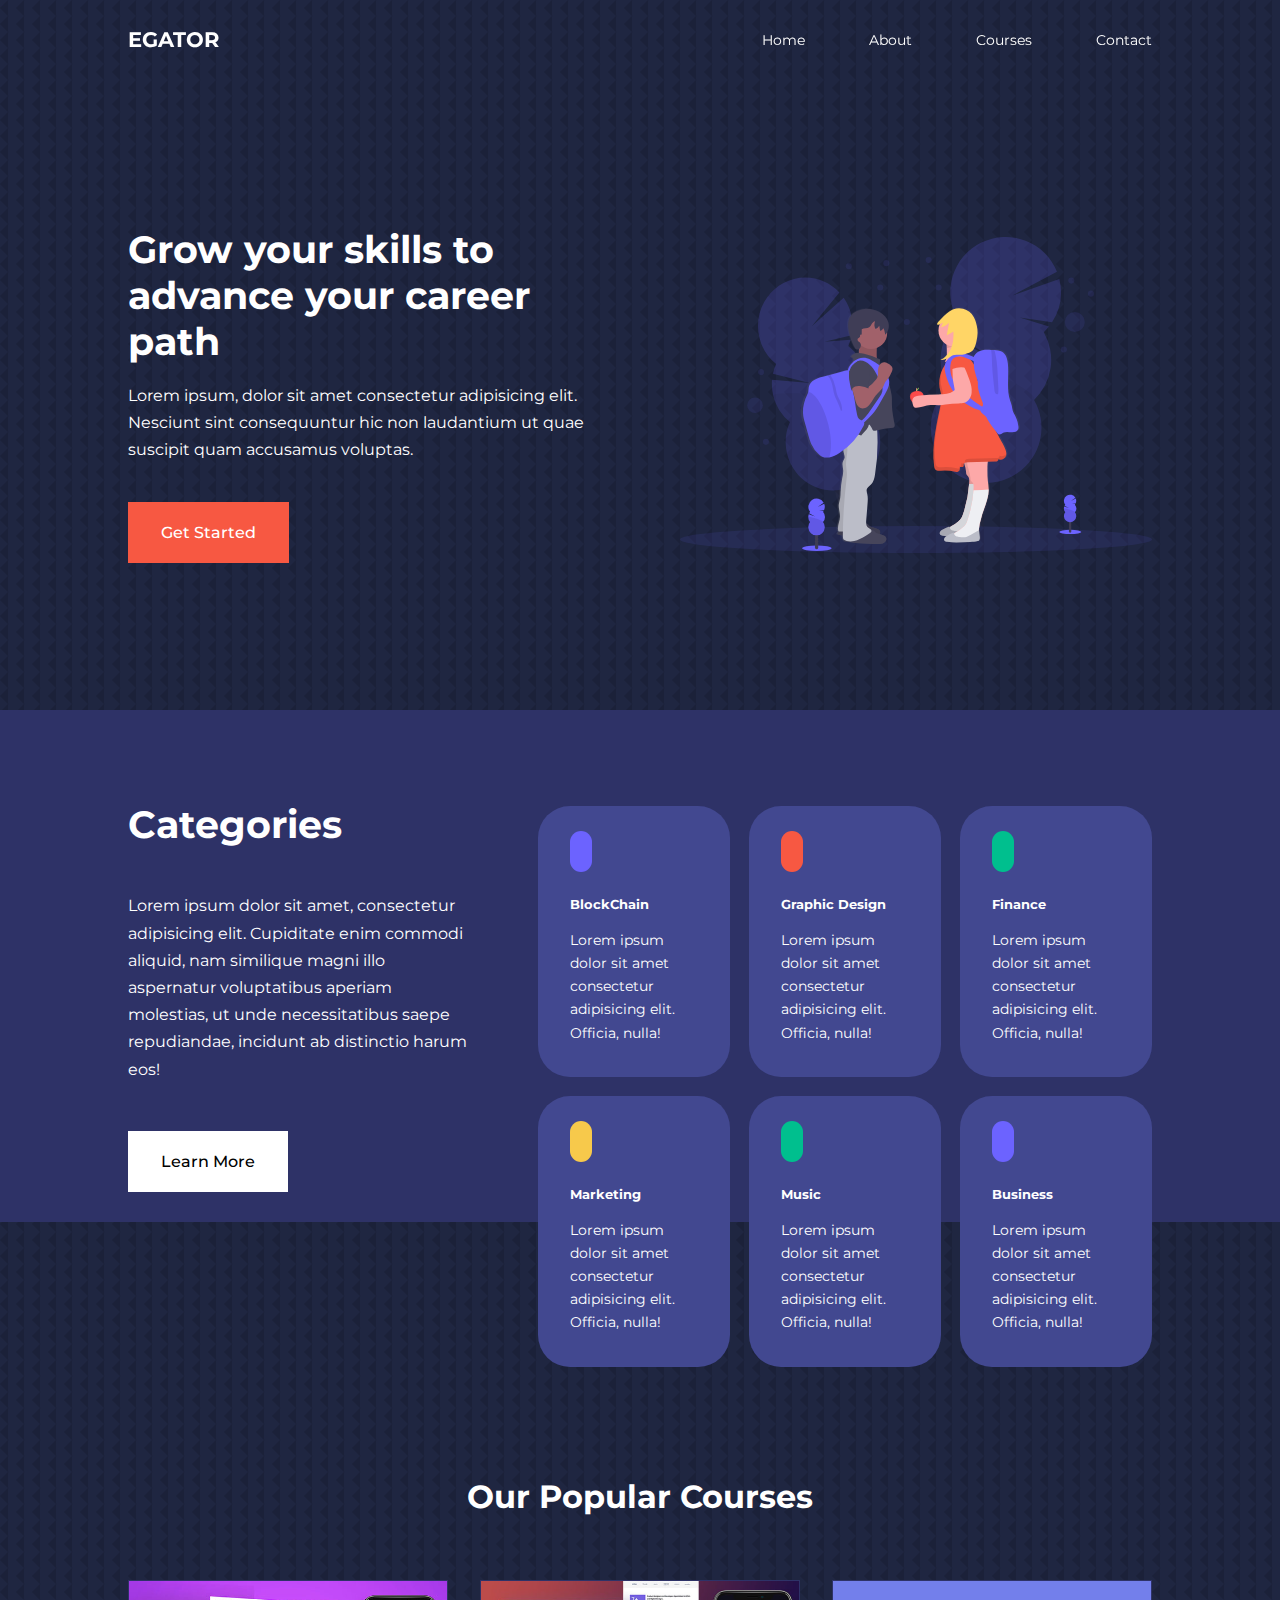
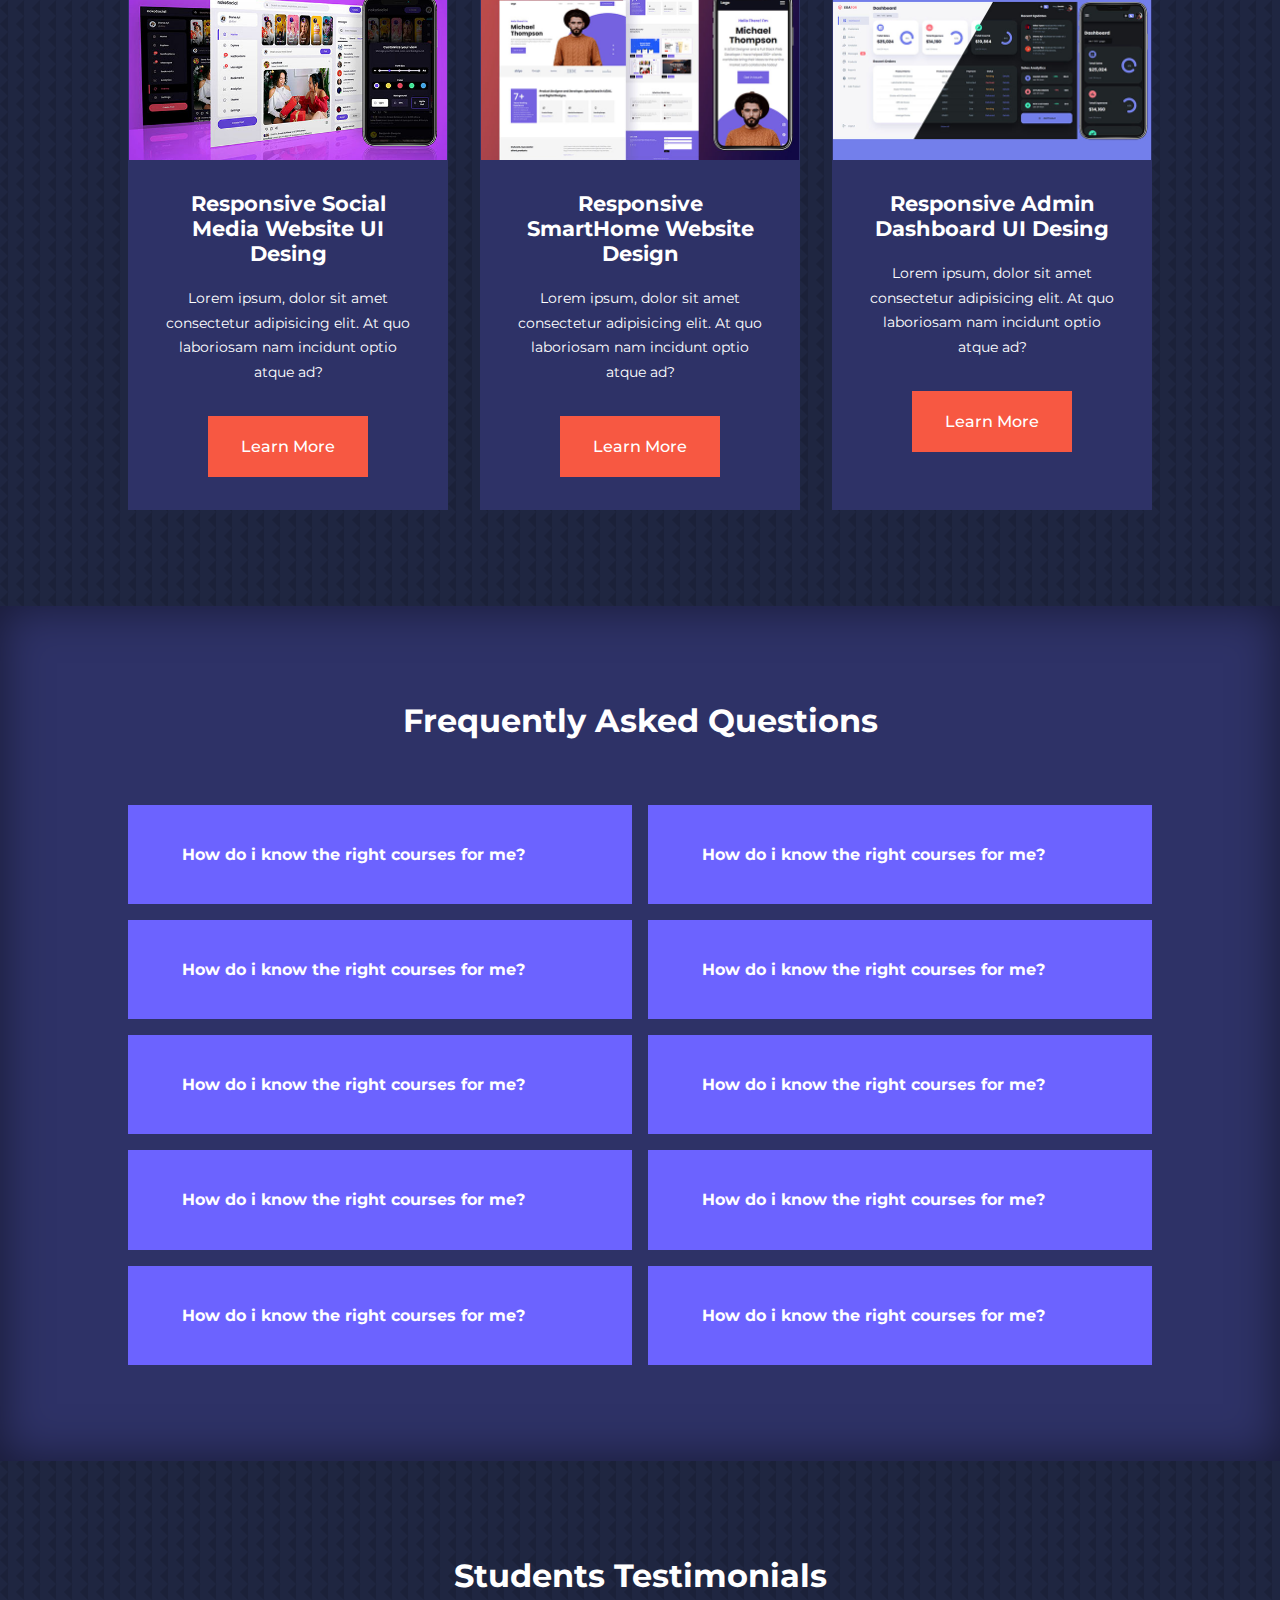
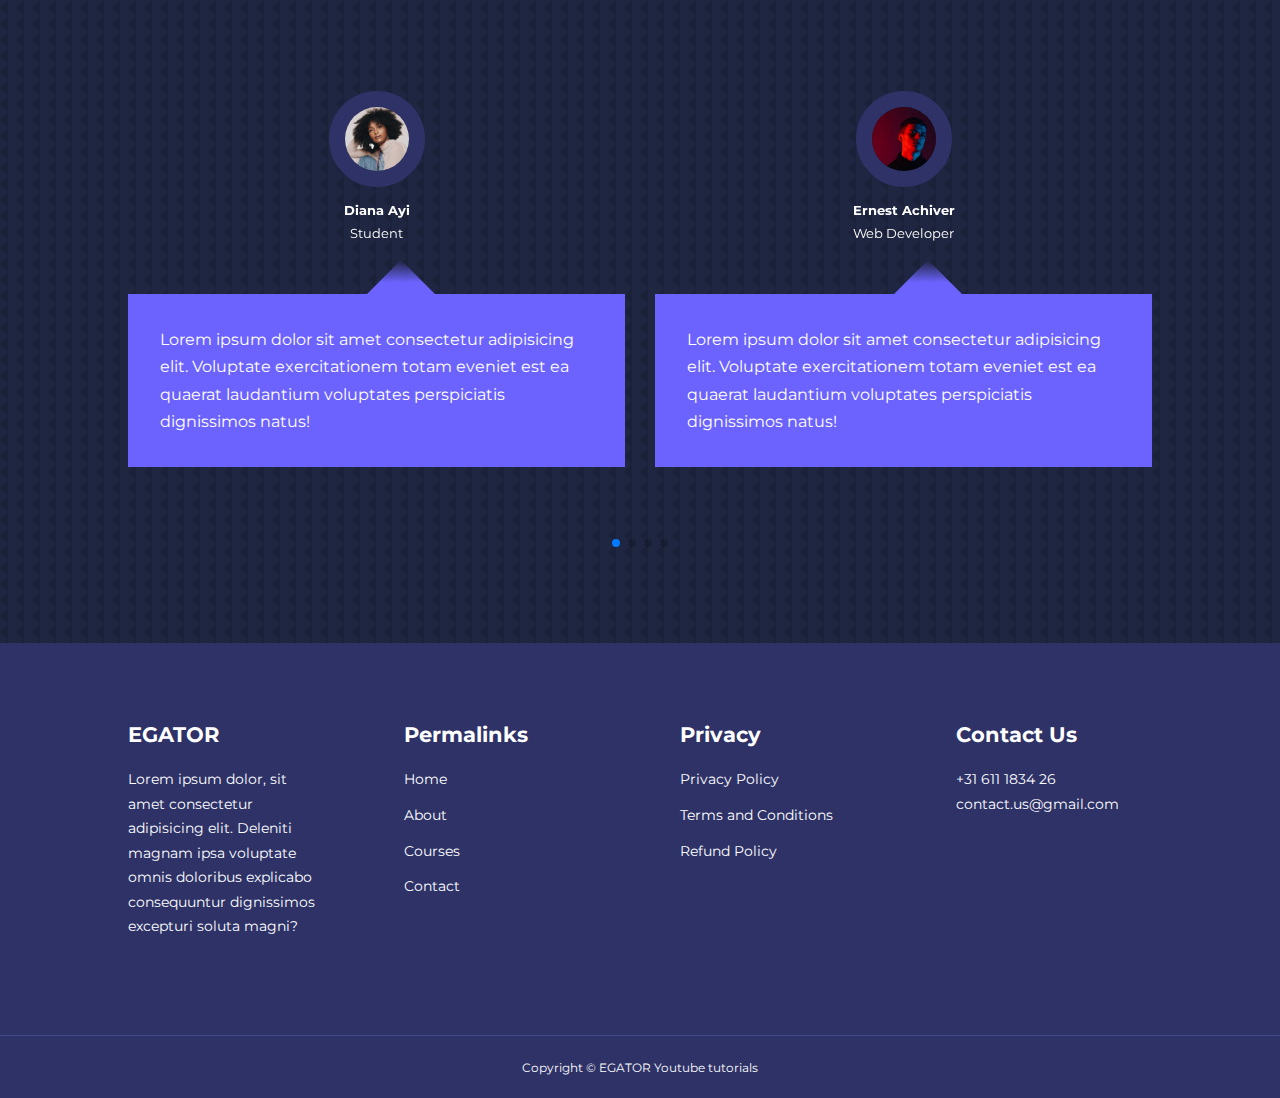
<file: index.html>
<!DOCTYPE html>
<html lang="en">

<head>
    <meta charset="UTF-8">
    <meta name="viewport" content="width=device-width, initial-scale=1.0">
    <title>Responsive Multupage Education Website Using HTML, CSS & JavaSCript</title>

    <!--FontAwesome cdn-->
    <link rel="stylesheet" href="https://cdnjs.cloudflare.com/ajax/libs/font-awesome/6.4.2/css/all.min.css"
        integrity="sha512-z3gLpd7yknf1YoNbCzqRKc4qyor8gaKU1qmn+CShxbuBusANI9QpRohGBreCFkKxLhei6S9CQXFEbbKuqLg0DA=="
        crossorigin="anonymous" referrerpolicy="no-referrer" />
    <link rel="stylesheet" href="./css/stile.css">

    <!--Google Fontsr Montserrat-->
    <link rel="preconnect" href="https://fonts.googleapis.com">
    <link rel="preconnect" href="https://fonts.gstatic.com" crossorigin>
    <link href="https://fonts.googleapis.com/css2?family=Montserrat:wght@300;400;500;600;700&display=swap"
        rel="stylesheet">
    <!--Swipper js-->
    <link rel="stylesheet" href="https://cdn.jsdelivr.net/npm/swiper@11/swiper-bundle.min.css" />
<style>
    body {
        background-image: url(images/bg-texture.png);
    }
</style>

</head>

<body>
    <!--NavBar-->
    <nav>
        <div class="container nav-container">
            <a href="#">
                <h4>EGATOR</h4>
            </a>
            <ul class="nav-menu">
                <li><a href="index.html">Home</a></li>
                <li><a href="about.html">About</a></li>
                <li><a href="courses.html">Courses</a></li>
                <li><a href="contact.html">Contact</a></li>
            </ul>
            <button id="open-menu-btn"> <i class="fa-solid fa-bars" style="color: #6c63ff;"></i></button>
            <button id="close-menu-btn"><i class="fa-solid fa-xmark" style="color: #6c63ff;"></i> </button>
        </div>
    </nav>
    <!--ENd Of NavBar-->

    <!-- Header-->
    <header>
        <div class="container header-container">
            <div class="header-left">
                <h1> Grow your skills to advance your career path</h1>
                <p>Lorem ipsum, dolor sit amet consectetur adipisicing elit. Nesciunt sint consequuntur hic non
                    laudantium ut quae suscipit quam accusamus voluptas.
                </p>
                <a href="courses.html" class="btn btn-primary"> Get Started</a>
            </div>
            <div class="header-right">
                <div class="header-right-img">
                    <img src="images/header.svg" alt="">
                </div>
            </div>
        </div>
    </header>
    <!--ENd Of Header-->

    <!--Categories-->

    <section class="categories">
        <div class="container categories-container">
            <div class="categories-left">
                <h1>Categories</h1>
                <p>Lorem ipsum dolor sit amet, consectetur adipisicing elit. Cupiditate enim commodi aliquid, nam
                    similique magni illo aspernatur voluptatibus aperiam molestias, ut unde necessitatibus saepe
                    repudiandae, incidunt ab distinctio harum eos!</p>
                <a href="#" class="btn"> Learn More</a>
            </div>

            <div class="categories-right">
                <article class="category">
                    <span class="category-icon"><i class="fa-brands fa-bitcoin"></i></span>
                    <h5>BlockChain</h5>
                    <p>Lorem ipsum dolor sit amet consectetur adipisicing elit. Officia, nulla!</p>
                </article>

                <article class="category">
                    <span class="category-icon"><i class="fa-solid fa-palette"></i></span>
                    <h5>Graphic Design</h5>
                    <p>Lorem ipsum dolor sit amet consectetur adipisicing elit. Officia, nulla!</p>
                </article>

                <article class="category">
                    <span class="category-icon"><i class="fa-solid fa-coins"></i></span>
                    <h5>Finance</h5>
                    <p>Lorem ipsum dolor sit amet consectetur adipisicing elit. Officia, nulla!</p>
                </article>

                <article class="category">
                    <span class="category-icon"><i class="fa-solid fa-chart-simple"></i></span>
                    <h5>Marketing</h5>
                    <p>Lorem ipsum dolor sit amet consectetur adipisicing elit. Officia, nulla!</p>
                </article>

                <article class="category">
                    <span class="category-icon"><i class="fa-solid fa-music"></i></span>
                    <h5>Music</h5>
                    <p>Lorem ipsum dolor sit amet consectetur adipisicing elit. Officia, nulla!</p>
                </article>

                <article class="category">
                    <span class="category-icon"><i class="fa-solid fa-business-time"></i></span>
                    <h5>Business</h5>
                    <p>Lorem ipsum dolor sit amet consectetur adipisicing elit. Officia, nulla!</p>
                </article>


            </div>
        </div>
    </section>
    <!--End Of Categories-->

    <section class="courses">
        <h2> Our Popular Courses</h2>
        <div class="container courses-container">
            <article class="course">
                <div class="course-img">
                    <img src="images/course1.jpg" alt="">
                </div>
                <div class="course-info">
                    <h4>Responsive Social Media Website UI Desing</h4>
                    <p> Lorem ipsum, dolor sit amet consectetur adipisicing elit. At quo laboriosam nam incidunt optio
                        atque
                        ad?</p>
                    <a href="courses.html" class="btn btn-primary">Learn More</a>
                </div>
            </article>
            <article class="course">
                <div class="course-img">
                    <img src="images/course2.jpg" alt="">
                </div>
                <div class="course-info">
                    <h4>Responsive SmartHome Website Design</h4>
                    <p> Lorem ipsum, dolor sit amet consectetur adipisicing elit. At quo laboriosam nam incidunt optio
                        atque
                        ad?</p>
                    <a href="courses.html" class="btn btn-primary">Learn More</a>
                </div>
            </article>
            <article class="course">
                <div class="course-img">
                    <img src="images/course3.jpg" alt="">
                </div>
                <div class="course-info">
                    <h4>Responsive Admin Dashboard UI Desing</h4>
                    <p> Lorem ipsum, dolor sit amet consectetur adipisicing elit. At quo laboriosam nam incidunt optio
                        atque
                        ad?</p>
                    <a href="courses.html" class="btn btn-primary">Learn More</a>
                </div>

            </article>
        </div>
    </section>
    <!--End Of the Courses-->

    <section class="faqs">
        <h2>Frequently Asked Questions</h2>
        <div class="container faqs-container">
            <article class="faq ">
                <div class="faq-icon"><i class="fa-solid fa-plus"></i></div>
                <div class="question-answer">
                    <h4> How do i know the right courses for me?</h4>
                    <p>Lorem ipsum dolor, sit amet consectetur adipisicing elit. Natus rerum similique id esse pariatur
                        veniam ad autem commodi eum quidem, aspernatur cupiditate! Libero dolores obcaecati amet dolore
                        assumenda veritatis cupiditate.</p>
                </div>
            </article>

            <article class="faq ">
                <div class="faq-icon"><i class="fa-solid fa-plus"></i></div>
                <div class="question-answer">
                    <h4> How do i know the right courses for me?</h4>
                    <p>Lorem ipsum dolor, sit amet consectetur adipisicing elit. Natus rerum similique id esse pariatur
                        veniam ad autem commodi eum quidem, aspernatur cupiditate! Libero dolores obcaecati amet dolore
                        assumenda veritatis cupiditate.</p>
                </div>
            </article>
            <article class="faq">
                <div class="faq-icon"><i class="fa-solid fa-plus"></i></div>
                <div class="question-answer">
                    <h4> How do i know the right courses for me?</h4>
                    <p>Lorem ipsum dolor, sit amet consectetur adipisicing elit. Natus rerum similique id esse pariatur
                        veniam ad autem commodi eum quidem, aspernatur cupiditate! Libero dolores obcaecati amet dolore
                        assumenda veritatis cupiditate.</p>
                </div>
            </article>
            <article class="faq">
                <div class="faq-icon"><i class="fa-solid fa-plus"></i></div>
                <div class="question-answer">
                    <h4> How do i know the right courses for me?</h4>
                    <p>Lorem ipsum dolor, sit amet consectetur adipisicing elit. Natus rerum similique id esse pariatur
                        veniam ad autem commodi eum quidem, aspernatur cupiditate! Libero dolores obcaecati amet dolore
                        assumenda veritatis cupiditate.</p>
                </div>
            </article>
            <article class="faq">
                <div class="faq-icon"><i class="fa-solid fa-plus"></i></div>
                <div class="question-answer">
                    <h4> How do i know the right courses for me?</h4>
                    <p>Lorem ipsum dolor, sit amet consectetur adipisicing elit. Natus rerum similique id esse pariatur
                        veniam ad autem commodi eum quidem, aspernatur cupiditate! Libero dolores obcaecati amet dolore
                        assumenda veritatis cupiditate.</p>
                </div>
            </article>
            <article class="faq">
                <div class="faq-icon"><i class="fa-solid fa-plus"></i></div>
                <div class="question-answer">
                    <h4> How do i know the right courses for me?</h4>
                    <p>Lorem ipsum dolor, sit amet consectetur adipisicing elit. Natus rerum similique id esse pariatur
                        veniam ad autem commodi eum quidem, aspernatur cupiditate! Libero dolores obcaecati amet dolore
                        assumenda veritatis cupiditate.</p>
                </div>
            </article>
            <article class="faq">
                <div class="faq-icon"><i class="fa-solid fa-plus"></i></div>
                <div class="question-answer">
                    <h4> How do i know the right courses for me?</h4>
                    <p>Lorem ipsum dolor, sit amet consectetur adipisicing elit. Natus rerum similique id esse pariatur
                        veniam ad autem commodi eum quidem, aspernatur cupiditate! Libero dolores obcaecati amet dolore
                        assumenda veritatis cupiditate.</p>
                </div>
            </article>
            <article class="faq">
                <div class="faq-icon"><i class="fa-solid fa-plus"></i></div>
                <div class="question-answer">
                    <h4> How do i know the right courses for me?</h4>
                    <p>Lorem ipsum dolor, sit amet consectetur adipisicing elit. Natus rerum similique id esse pariatur
                        veniam ad autem commodi eum quidem, aspernatur cupiditate! Libero dolores obcaecati amet dolore
                        assumenda veritatis cupiditate.</p>
                </div>
            </article>
            <article class="faq">
                <div class="faq-icon"><i class="fa-solid fa-plus"></i></div>
                <div class="question-answer">
                    <h4> How do i know the right courses for me?</h4>
                    <p>Lorem ipsum dolor, sit amet consectetur adipisicing elit. Natus rerum similique id esse pariatur
                        veniam ad autem commodi eum quidem, aspernatur cupiditate! Libero dolores obcaecati amet dolore
                        assumenda veritatis cupiditate.</p>
                </div>
            </article>
            <article class="faq">
                <div class="faq-icon"><i class="fa-solid fa-plus"></i></div>
                <div class="question-answer">
                    <h4> How do i know the right courses for me?</h4>
                    <p>Lorem ipsum dolor, sit amet consectetur adipisicing elit. Natus rerum similique id esse pariatur
                        veniam ad autem commodi eum quidem, aspernatur cupiditate! Libero dolores obcaecati amet dolore
                        assumenda veritatis cupiditate.</p>
                </div>
            </article>
        </div>
    </section>
    <!--End Of the FAQS-->

    <!--Testimonials-->
    <section class="container testimonials-container mySwiper">
        <h2>Students Testimonials</h2>
        <div class="swiper-wrapper">
            <article class="testimonial swiper-slide ">
                <div class="avatar">
                    <img src="images/avatar1.jpg" alt="">
                </div>
                <div class="testimonial-info">
                    <h5>Diana Ayi</h5>
                    <small>Student</small>
                </div>
                <div class="testimonial-body">
                    <p>Lorem ipsum dolor sit amet consectetur adipisicing elit. Voluptate exercitationem totam eveniet
                        est ea quaerat laudantium voluptates perspiciatis dignissimos natus!</p>
                </div>
            </article>
            <article class="testimonial swiper-slide">
                <div class="avatar">
                    <img src="images/avatar2.jpg" alt="">
                </div>
                <div class="testimonial-info">
                    <h5>Ernest Achiver</h5>
                    <small>Web Developer</small>
                </div>
                <div class="testimonial-body">
                    <p>Lorem ipsum dolor sit amet consectetur adipisicing elit. Voluptate exercitationem totam eveniet
                        est ea quaerat laudantium voluptates perspiciatis dignissimos natus!</p>
                </div>
            </article>
            <article class="testimonial swiper-slide">
                <div class="avatar">
                    <img src="images/avatar3.jpg" alt="">
                </div>
                <div class="testimonial-info">
                    <h5>Edem Quist</h5>
                    <small>Student</small>
                </div>
                <div class="testimonial-body">
                    <p>Lorem ipsum dolor sit amet consectetur adipisicing elit. Voluptate exercitationem totam eveniet
                        est ea quaerat laudantium voluptates perspiciatis dignissimos natus!</p>
                </div>
            </article>
            <article class="testimonial swiper-slide">
                <div class="avatar">
                    <img src="images/avatar4.jpg" alt="">
                </div>
                <div class="testimonial-info">
                    <h5>Hajjia Bintu</h5>
                    <small>Student</small>
                </div>
                <div class="testimonial-body">
                    <p>Lorem ipsum dolor sit amet consectetur adipisicing elit. Voluptate exercitationem totam eveniet
                        est ea quaerat laudantium voluptates perspiciatis dignissimos natus!</p>
                </div>
            </article>
            <article class="testimonial swiper-slide">
                <div class="avatar">
                    <img src="images/avatar5.jpg" alt="">
                </div>
                <div class="testimonial-info">
                    <h5>Jane Doe</h5>
                    <small>Student</small>
                </div>
                <div class="testimonial-body">
                    <p>Lorem ipsum dolor sit amet consectetur adipisicing elit. Voluptate exercitationem totam eveniet
                        est ea quaerat laudantium voluptates perspiciatis dignissimos natus!</p>
                </div>
            </article>
        </div>
        <div class="swiper-pagination"></div>
    </section>
    <!-- End Of Testimonials-->

    <!-- Footer-->
    <footer >
        <div class="container footer-container">
            <div class="footer-1">
                <a href="#" class="footer-logo">
                    <h4>EGATOR</h4>
                </a>
                <p>Lorem ipsum dolor, sit amet consectetur adipisicing elit. Deleniti magnam ipsa voluptate omnis
                    doloribus explicabo consequuntur dignissimos excepturi soluta magni?</p>
            </div>

            <div class="footer-2">
                <h4>Permalinks</h4>
                <ul class="permalinks">
                    <li><a href="index.html"></a>Home</li>
                    <li><a href="about.html"></a>About</li>
                    <li><a href="courses.html"></a>Courses</li>
                    <li><a href="contact.html"></a>Contact</li>
                </ul>
            </div>

            <div class="footer-3">
                <h4>Privacy</h4>
                <ul class="privacy">
                    <li><a href="#"></a>Privacy Policy</li>
                    <li><a href="#"></a>Terms and Conditions</li>
                    <li><a href="#"></a>Refund Policy</li>
                </ul>
            </div>

            <div class="footer-4">
                <h4>Contact Us</h4>
                <div>
                    <p>+31 611 1834 26 </p>
                    <p>contact.us@gmail.com</p>
                </div>
                <ul class="footer-socials">
                    <li>
                        <a href="#"><i class="fa-brands fa-facebook"></i></a>
                    </li>
                    <li>
                        <a href="#"><i class="fa-brands fa-instagram"></i></a>
                    </li>
                    <li>
                        <a href="#"><i class="fa-brands fa-twitter"></i></a>
                    </li>
                    <li>
                        <a href="#"><i class="fa-brands fa-linkedin"></i></a>
                    </li>

                </ul>

            </div>
        </div>
        <div class="footer-copyright">
            <small>Copyright &copy; EGATOR Youtube tutorials</small>
        </div>
    </footer>

    <!-- End Of theFooter-->


    <script src="https://cdn.jsdelivr.net/npm/swiper@11/swiper-bundle.min.js"></script>
    <script src="./main.js"></script>

    <script>
        var swiper = new Swiper(".mySwiper", {
            slidesPerView: 1,
            spaceBetween: 30,
            pagination: {
                el: ".swiper-pagination",
                clickable: true,
            },

            // When window width is 600px //
            breakpoints: {
                600: {
                    slidesPerView: 2
                }
            }
        });
    </script>

</body>

</html>
</file>
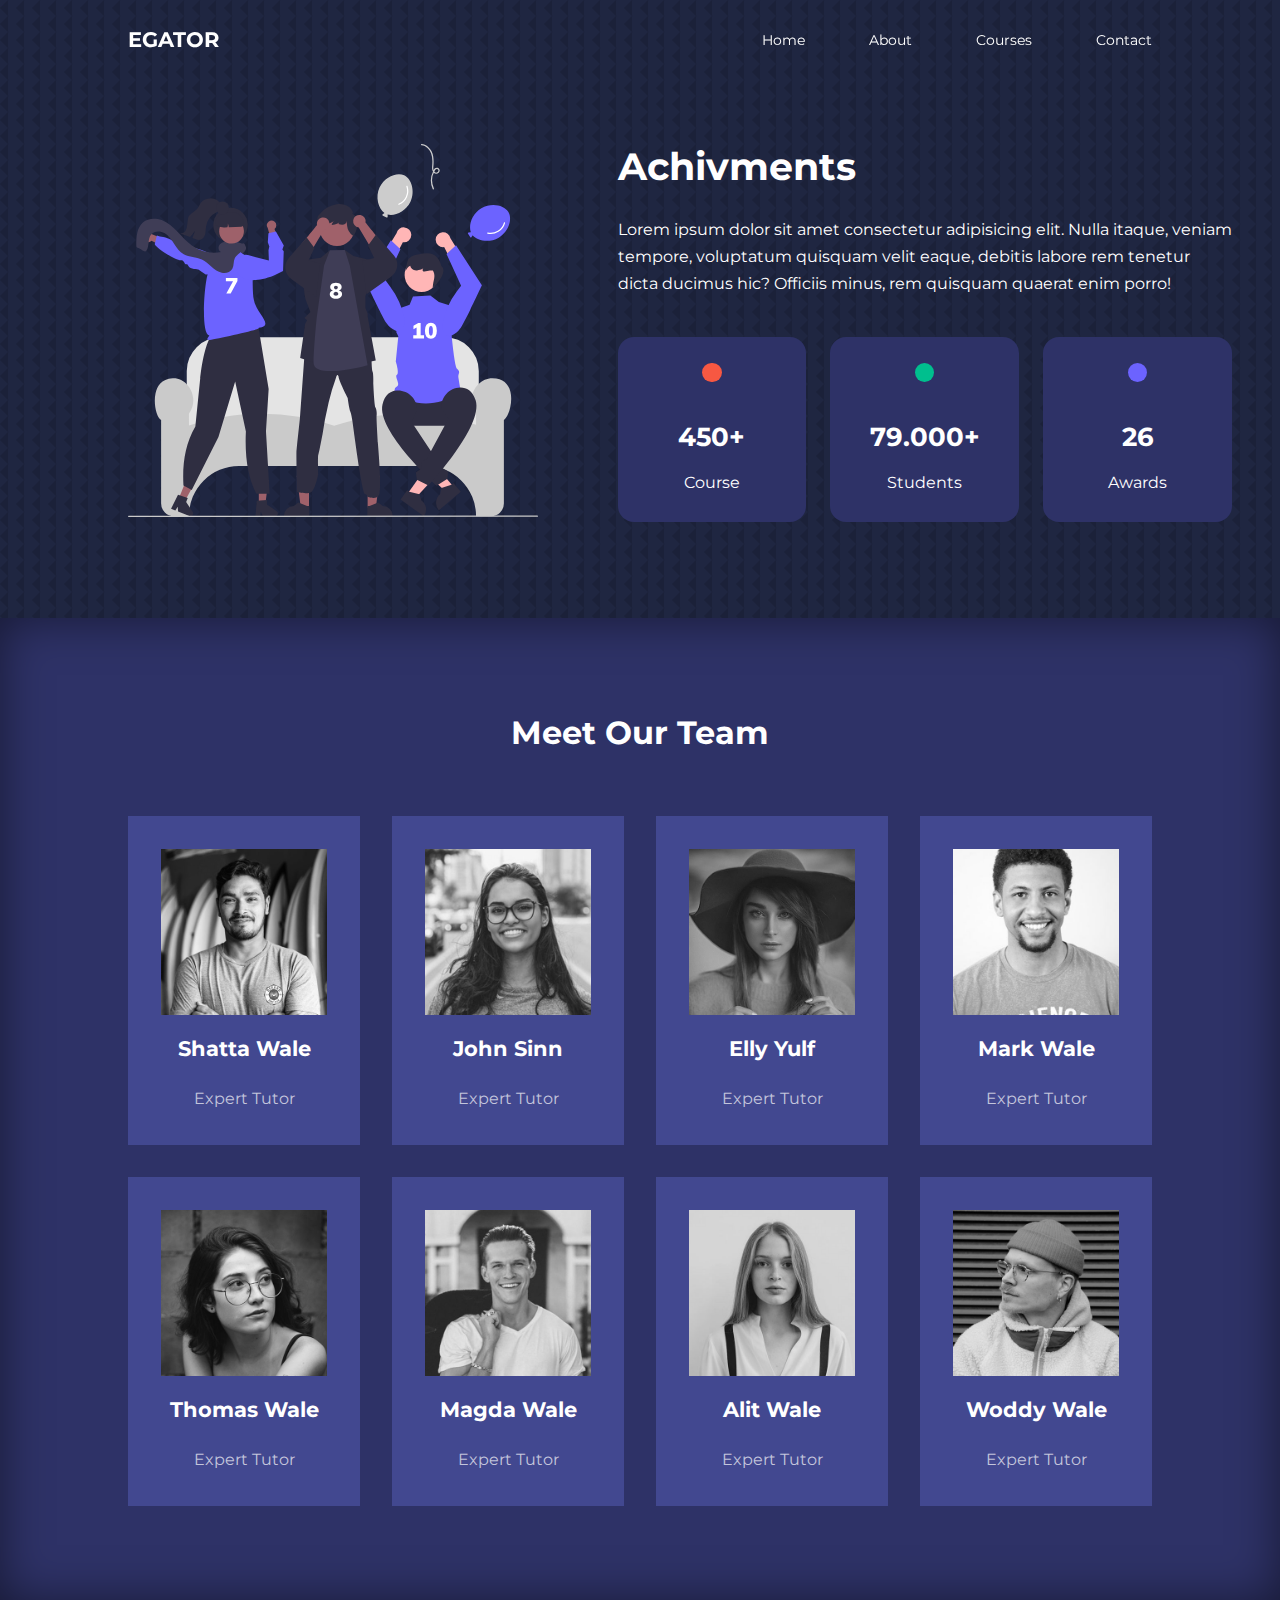
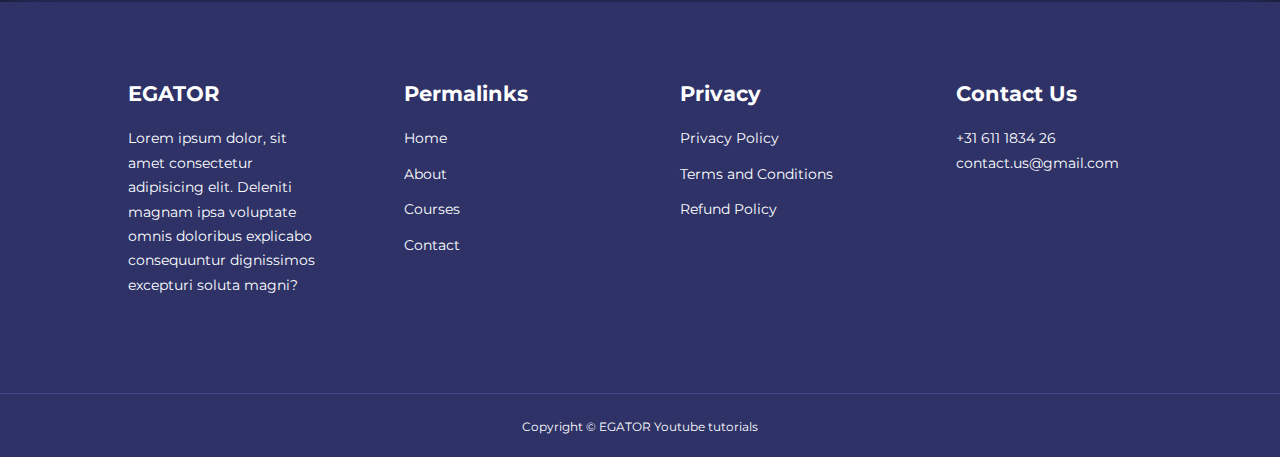
<file: about.html>
<!DOCTYPE html>
<html lang="en">

<head>
    <meta charset="UTF-8">
    <meta name="viewport" content="width=device-width, initial-scale=1.0">
    <title>Responsive Multupage Education Website Using HTML, CSS & JavaSCript</title>

    <!--FontAwesome cdn-->
    <link rel="stylesheet" href="https://cdnjs.cloudflare.com/ajax/libs/font-awesome/6.4.2/css/all.min.css"
        integrity="sha512-z3gLpd7yknf1YoNbCzqRKc4qyor8gaKU1qmn+CShxbuBusANI9QpRohGBreCFkKxLhei6S9CQXFEbbKuqLg0DA=="
        crossorigin="anonymous" referrerpolicy="no-referrer" />
    <link rel="stylesheet" href="./css/stile.css">
    <link rel="stylesheet" href="./css/about.css">

    <!--Google Fontsr Montserrat-->
    <link rel="preconnect" href="https://fonts.googleapis.com">
    <link rel="preconnect" href="https://fonts.gstatic.com" crossorigin>
    <link href="https://fonts.googleapis.com/css2?family=Montserrat:wght@300;400;500;600;700&display=swap"
        rel="stylesheet">

<style>
    body {
        background-image: url(images/bg-texture.png);
    }
</style>

</head>

<body>
    <!--NavBar-->
    <nav>
        <div class="container nav-container">
            <a href="#">
                <h4>EGATOR</h4>
            </a>
            <ul class="nav-menu">
                <li><a href="index.html">Home</a></li>
                <li><a href="about.html">About</a></li>
                <li><a href="courses.html">Courses</a></li>
                <li><a href="contact.html">Contact</a></li>
            </ul>
            <button id="open-menu-btn"> <i class="fa-solid fa-bars" style="color: #6c63ff;"></i></button>
            <button id="close-menu-btn"><i class="fa-solid fa-xmark" style="color: #6c63ff;"></i> </button>
        </div>
    </nav>


  <!--Achievements-->
    <section class="about-achivements">
        <div class="container about-achivements-container">
            <div class="about-achivements-left">
                <img src="images/about achievements.svg" alt="">
            </div>
            <div class="about-achivements-right">
                <h1>Achivments</h1>
                <p>Lorem ipsum dolor sit amet consectetur adipisicing elit. Nulla itaque, veniam tempore, voluptatum
                    quisquam velit eaque, debitis labore rem tenetur dicta ducimus hic? Officiis minus, rem quisquam
                    quaerat enim porro!</p>
                    <div class="achivements-cards">
                        <article class="achivement-card">
                            <span class="achivement-icon">
                                <i class="fa-solid fa-star"></i>
                            </span>
                            <h3>450+</h3>
                            <p>Course</p>
                        </article>

                        <article class="achivement-card">
                            <span class="achivement-icon">
                                <i class="fa-solid fa-user"></i>
                            </span>
                            <h3>79.000+</h3>
                            <p>Students</p>
                        </article>

                        <article class="achivement-card">
                            <span class="achivement-icon">
                                <i class="fa-solid fa-award"></i>
                            </span>
                            <h3>26</h3>
                            <p>Awards</p>
                        </article>
                    </div>
            </div>
        </div>
    </section>

      <!--End of the Achievements-->




<section class="team">
    <h2>Meet Our Team</h2>
    <div class="container team-container">
        <article class="team-member">
            <div class="team-member-img">
                <img src="images/tm1.jpg" alt="">
            </div>
            <div class="team-member-info">
                <h4>Shatta Wale</h4>
                <p>Expert Tutor</p>
            </div>
            <div class="team-member-socials">
               
                <a href="http://instagram.com" target="_blank"><i class="fa-brands fa-instagram"></i></a>
                <a href="http://twitter.com" target="_blank"><i class="fa-brands fa-twitter"></i></a>
                <a href="http://linkedin.com" target="_blank"><i class="fa-brands fa-linkedin"></i></a>
            </div>
        </article>
        <article class="team-member">
            <div class="team-member-img">
                <img src="images/tm2.jpg" alt="">
            </div>
            <div class="team-member-info">
                <h4>John Sinn</h4>
                <p>Expert Tutor</p>
            </div>
            <div class="team-member-socials">
               
                <a href="http://instagram.com" target="_blank"><i class="fa-brands fa-instagram"></i></a>
                <a href="http://twitter.com" target="_blank"><i class="fa-brands fa-twitter"></i></a>
                <a href="http://linkedin.com" target="_blank"><i class="fa-brands fa-linkedin"></i></a>
            </div>
        </article>
        <article class="team-member">
            <div class="team-member-img">
                <img src="images/tm3.jpg" alt="">
            </div>
            <div class="team-member-info">
                <h4>Elly Yulf</h4>
                <p>Expert Tutor</p>
            </div>
            <div class="team-member-socials">
               
                <a href="http://instagram.com" target="_blank"><i class="fa-brands fa-instagram"></i></a>
                <a href="http://twitter.com" target="_blank"><i class="fa-brands fa-twitter"></i></a>
                <a href="http://linkedin.com" target="_blank"><i class="fa-brands fa-linkedin"></i></a>
            </div>
        </article>
        <article class="team-member">
            <div class="team-member-img">
                <img src="images/tm4.jpg" alt="">
            </div>
            <div class="team-member-info">
                <h4>Mark Wale</h4>
                <p>Expert Tutor</p>
            </div>
            <div class="team-member-socials">
               
                <a href="http://instagram.com" target="_blank"><i class="fa-brands fa-instagram"></i></a>
                <a href="http://twitter.com" target="_blank"><i class="fa-brands fa-twitter"></i></a>
                <a href="http://linkedin.com" target="_blank"><i class="fa-brands fa-linkedin"></i></a>
            </div>
        </article>
        <article class="team-member">
            <div class="team-member-img">
                <img src="images/tm5.jpg" alt="">
            </div>
            <div class="team-member-info">
                <h4>Thomas Wale</h4>
                <p>Expert Tutor</p>
            </div>
            <div class="team-member-socials">
               
                <a href="http://instagram.com" target="_blank"><i class="fa-brands fa-instagram"></i></a>
                <a href="http://twitter.com" target="_blank"><i class="fa-brands fa-twitter"></i></a>
                <a href="http://linkedin.com" target="_blank"><i class="fa-brands fa-linkedin"></i></a>
            </div>
        </article>
        <article class="team-member">
            <div class="team-member-img">
                <img src="images/tm6.jpg" alt="">
            </div>
            <div class="team-member-info">
                <h4>Magda Wale</h4>
                <p>Expert Tutor</p>
            </div>
            <div class="team-member-socials">
               
                <a href="http://instagram.com" target="_blank"><i class="fa-brands fa-instagram"></i></a>
                <a href="http://twitter.com" target="_blank"><i class="fa-brands fa-twitter"></i></a>
                <a href="http://linkedin.com" target="_blank"><i class="fa-brands fa-linkedin"></i></a>
            </div>
        </article>
        <article class="team-member">
            <div class="team-member-img">
                <img src="images/tm7.jpg" alt="">
            </div>
            <div class="team-member-info">
                <h4>Alit Wale</h4>
                <p>Expert Tutor</p>
            </div>
            <div class="team-member-socials">
               
                <a href="http://instagram.com" target="_blank"><i class="fa-brands fa-instagram"></i></a>
                <a href="http://twitter.com" target="_blank"><i class="fa-brands fa-twitter"></i></a>
                <a href="http://linkedin.com" target="_blank"><i class="fa-brands fa-linkedin"></i></a>
            </div>
        </article>
        <article class="team-member">
            <div class="team-member-img">
                <img src="images/tm8.jpg" alt="">
            </div>
            <div class="team-member-info">
                <h4>Woddy Wale</h4>
                <p>Expert Tutor</p>
            </div>
            <div class="team-member-socials">
               
                <a href="http://instagram.com" target="_blank"><i class="fa-brands fa-instagram"></i></a>
                <a href="http://twitter.com" target="_blank"><i class="fa-brands fa-twitter"></i></a>
                <a href="http://linkedin.com" target="_blank"><i class="fa-brands fa-linkedin"></i></a>
            </div>
        </article>
        
    </div>
</section>













    <!-- Footer-->
    <footer>
        <div class="container footer-container">
            <div class="footer-1">
                <a href="#" class="footer-logo">
                    <h4>EGATOR</h4>
                </a>
                <p>Lorem ipsum dolor, sit amet consectetur adipisicing elit. Deleniti magnam ipsa voluptate omnis
                    doloribus explicabo consequuntur dignissimos excepturi soluta magni?</p>
            </div>

            <div class="footer-2">
                <h4>Permalinks</h4>
                <ul class="permalinks">
                    <li><a href="index.html"></a>Home</li>
                    <li><a href="about.html"></a>About</li>
                    <li><a href="courses.html"></a>Courses</li>
                    <li><a href="contact.html"></a>Contact</li>
                </ul>
            </div>

            <div class="footer-3">
                <h4>Privacy</h4>
                <ul class="privacy">
                    <li><a href="#"></a>Privacy Policy</li>
                    <li><a href="#"></a>Terms and Conditions</li>
                    <li><a href="#"></a>Refund Policy</li>
                </ul>
            </div>

            <div class="footer-4">
                <h4>Contact Us</h4>
                <div>
                    <p>+31 611 1834 26 </p>
                    <p>contact.us@gmail.com</p>
                </div>
                <ul class="footer-socials">
                    <li>
                        <a href="#"><i class="fa-brands fa-facebook"></i></a>
                    </li>
                    <li>
                        <a href="#"><i class="fa-brands fa-instagram"></i></a>
                    </li>
                    <li>
                        <a href="#"><i class="fa-brands fa-twitter"></i></a>
                    </li>
                    <li>
                        <a href="#"><i class="fa-brands fa-linkedin"></i></a>
                    </li>

                </ul>

            </div>
        </div>
        <div class="footer-copyright">
            <small>Copyright &copy; EGATOR Youtube tutorials</small>
        </div>
    </footer>

    <!-- End Of theFooter-->


    <script src="./main.js"></script>


</body>

</html>
</file>
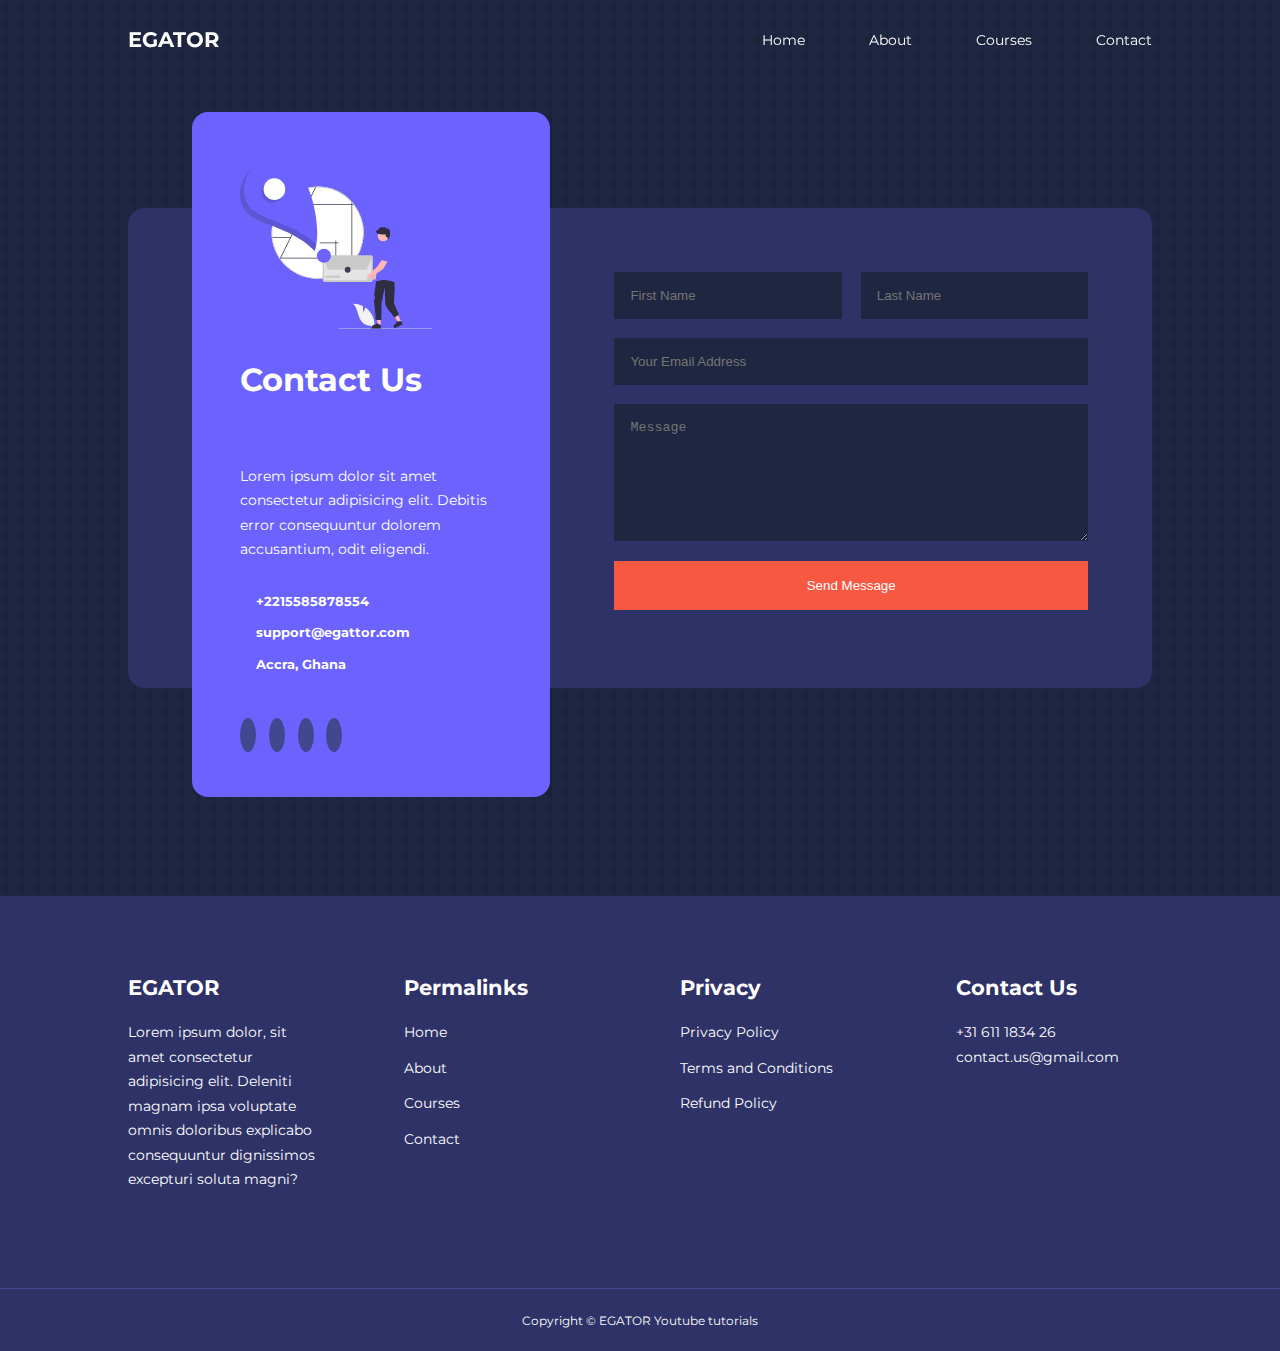
<file: contact.html>
<!DOCTYPE html>
<html lang="en">

<head>
    <meta charset="UTF-8">
    <meta name="viewport" content="width=device-width, initial-scale=1.0">
    <title>Responsive Multupage Education Website Using HTML, CSS & JavaSCript</title>

    <!--FontAwesome cdn-->
    <link rel="stylesheet" href="https://cdnjs.cloudflare.com/ajax/libs/font-awesome/6.4.2/css/all.min.css"
        integrity="sha512-z3gLpd7yknf1YoNbCzqRKc4qyor8gaKU1qmn+CShxbuBusANI9QpRohGBreCFkKxLhei6S9CQXFEbbKuqLg0DA=="
        crossorigin="anonymous" referrerpolicy="no-referrer" />
    <link rel="stylesheet" href="./css/stile.css">
    <link rel="stylesheet" href="./css/contact.css">

    <!--Google Fontsr Montserrat-->
    <link rel="preconnect" href="https://fonts.googleapis.com">
    <link rel="preconnect" href="https://fonts.gstatic.com" crossorigin>
    <link href="https://fonts.googleapis.com/css2?family=Montserrat:wght@300;400;500;600;700&display=swap"
        rel="stylesheet">
<style>
    body {
        background-image: url(images/bg-texture.png);
    }
</style>

</head>

<body>
    <!--NavBar-->
    <nav>
        <div class="container nav-container">
            <a href="#">
                <h4>EGATOR</h4>
            </a>
            <ul class="nav-menu">
                <li><a href="index.html">Home</a></li>
                <li><a href="about.html">About</a></li>
                <li><a href="courses.html">Courses</a></li>
                <li><a href="contact.html">Contact</a></li>
            </ul>
            <button id="open-menu-btn"> <i class="fa-solid fa-bars" style="color: #6c63ff;"></i></button>
            <button id="close-menu-btn"><i class="fa-solid fa-xmark" style="color: #6c63ff;"></i> </button>
        </div>
    </nav>
    <!--End Of The NavBar-->



    <section class="contact">
        <div class="container contact-container">
            <aside class="contact-aside">
                <div class="aside-img">
                    <img src="images/contact.svg" alt="">
                </div>
                <h2>Contact Us</h2>
                <p>
                    Lorem ipsum dolor sit amet consectetur adipisicing elit. Debitis error consequuntur dolorem
                    accusantium, odit eligendi.
                </p>
                <ul class="contact-details">
                    <li>
                        <i class="fa-solid fa-phone"></i>
                        <h5>+2215585878554</h5>
                    </li>
                    <li>
                        <i class="fa-solid fa-envelope"></i>
                        <h5>support@egattor.com</h5>
                    </li>
                    <li>
                        <i class="fa-solid fa-location-crosshairs"></i>
                        <h5>Accra, Ghana</h5>
                    </li>
                </ul>
                <ul class="contact-socials">
                    <li>
                        <a href="#"><i class="fa-brands fa-facebook"></i></a>
                    </li>
                    <li>
                        <a href="#"><i class="fa-brands fa-instagram"></i></a>
                    </li>
                    <li>
                        <a href="#"><i class="fa-brands fa-twitter"></i></a>
                    </li>
                    <li>
                        <a href="#"><i class="fa-brands fa-linkedin"></i></a>
                    </li>
                </ul>
            </aside>


            <form action="https://formspree.io/f/mqkvogzv" method="POST">
                <div class="form-name">
                    <input type="text" name=" First Name" placeholder="First Name" requared>
                    <input type="text" name=" Last Name" placeholder="Last Name" requared>
                </div>
                <input type="email" name="Email Address" placeholder="Your Email Address" requared>
                <textarea name="Message" rows="7" placeholder="Message" required></textarea>
                <button type="submit" class="btn btn-primary"> Send Message</button>
            </form>


        </div>
    </section>









    <!-- Footer-->
    <footer>
        <div class="container footer-container">
            <div class="footer-1">
                <a href="#" class="footer-logo">
                    <h4>EGATOR</h4>
                </a>
                <p>Lorem ipsum dolor, sit amet consectetur adipisicing elit. Deleniti magnam ipsa voluptate omnis
                    doloribus explicabo consequuntur dignissimos excepturi soluta magni?</p>
            </div>

            <div class="footer-2">
                <h4>Permalinks</h4>
                <ul class="permalinks">
                    <li><a href="index.html"></a>Home</li>
                    <li><a href="about.html"></a>About</li>
                    <li><a href="courses.html"></a>Courses</li>
                    <li><a href="contact.html"></a>Contact</li>
                </ul>
            </div>

            <div class="footer-3">
                <h4>Privacy</h4>
                <ul class="privacy">
                    <li><a href="#"></a>Privacy Policy</li>
                    <li><a href="#"></a>Terms and Conditions</li>
                    <li><a href="#"></a>Refund Policy</li>
                </ul>
            </div>

            <div class="footer-4">
                <h4>Contact Us</h4>
                <div>
                    <p>+31 611 1834 26 </p>
                    <p>contact.us@gmail.com</p>
                </div>
                <ul class="footer-socials">
                    <li>
                        <a href="#"><i class="fa-brands fa-facebook"></i></a>
                    </li>
                    <li>
                        <a href="#"><i class="fa-brands fa-instagram"></i></a>
                    </li>
                    <li>
                        <a href="#"><i class="fa-brands fa-twitter"></i></a>
                    </li>
                    <li>
                        <a href="#"><i class="fa-brands fa-linkedin"></i></a>
                    </li>

                </ul>

            </div>
        </div>
        <div class="footer-copyright">
            <small>Copyright &copy; EGATOR Youtube tutorials</small>
        </div>
    </footer>

    <!-- End Of theFooter-->


    <script src="./main.js"></script>


</body>

</html>
</file>
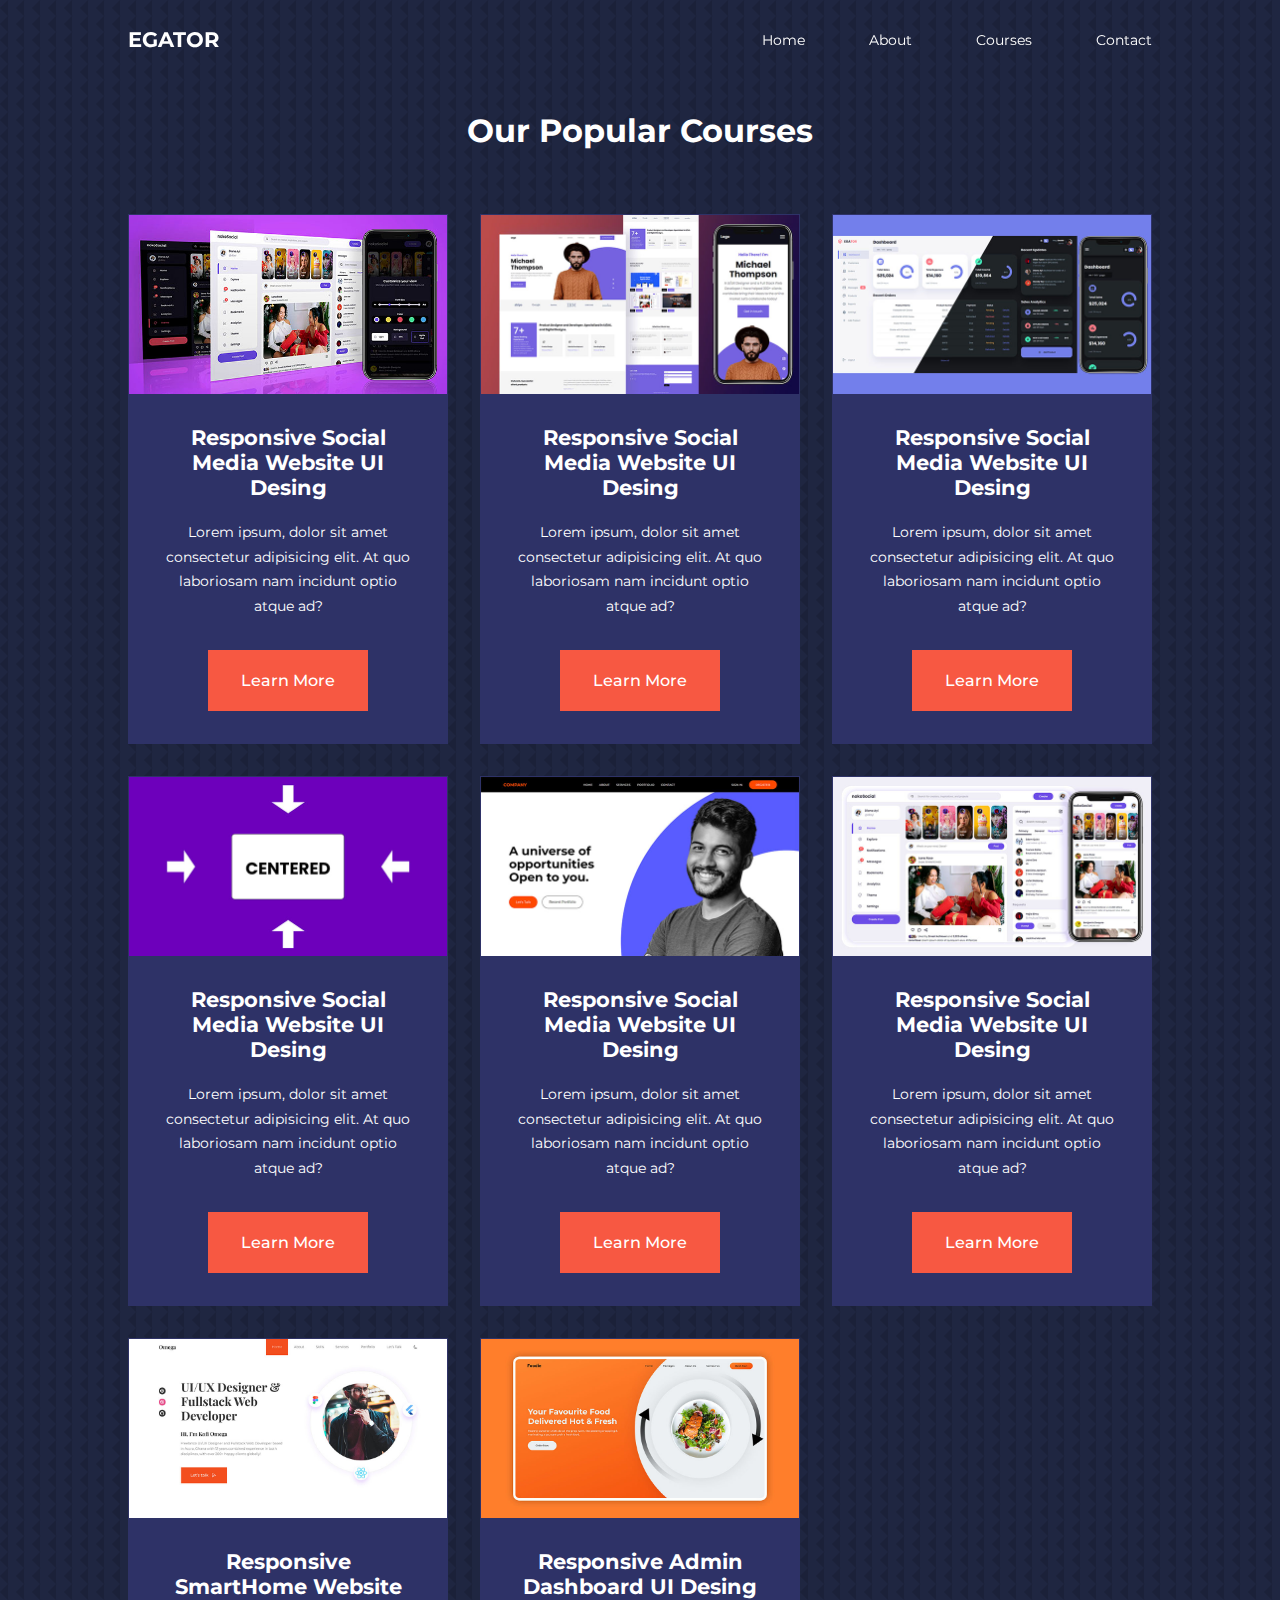
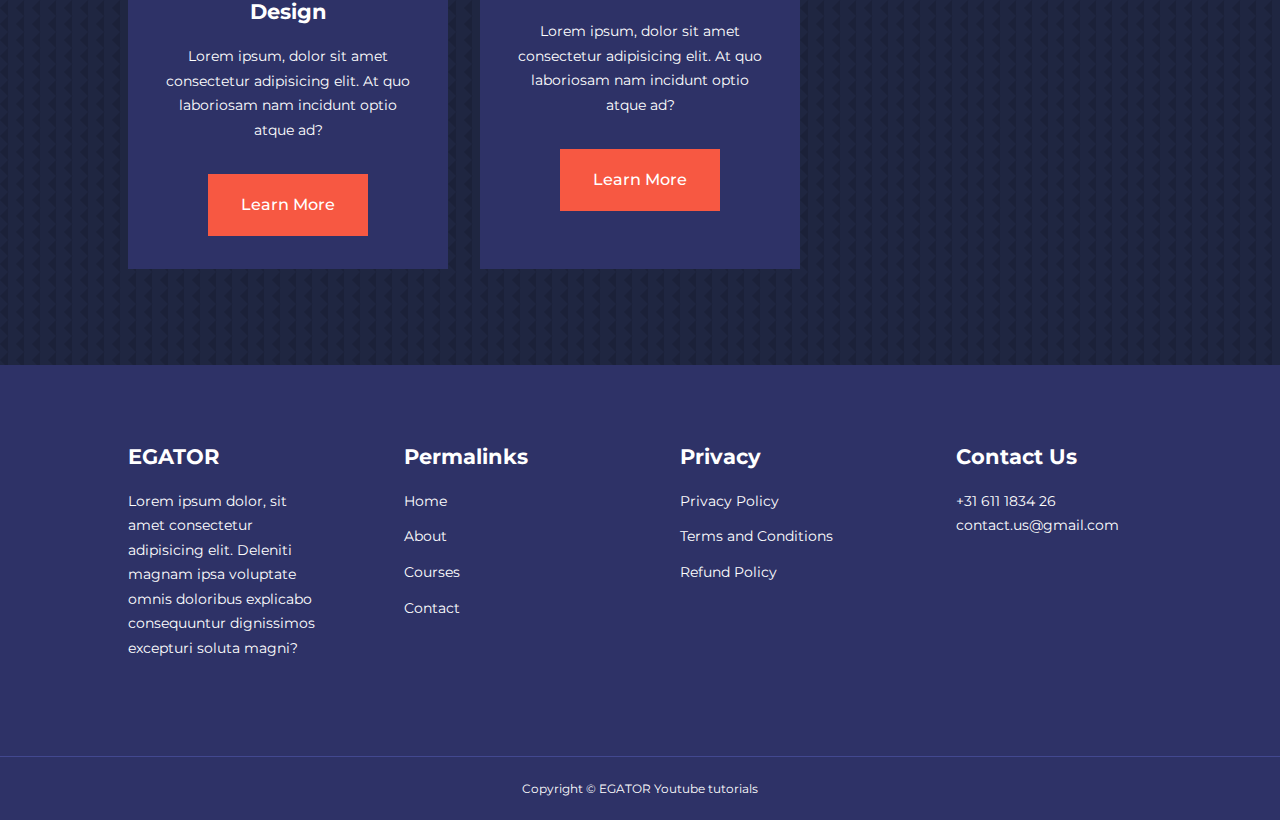
<file: courses.html>
<!DOCTYPE html>
<html lang="en">

<head>
    <meta charset="UTF-8">
    <meta name="viewport" content="width=device-width, initial-scale=1.0">
    <title>Responsive Multupage Education Website Using HTML, CSS & JavaSCript</title>

    <!--FontAwesome cdn-->
    <link rel="stylesheet" href="https://cdnjs.cloudflare.com/ajax/libs/font-awesome/6.4.2/css/all.min.css"
        integrity="sha512-z3gLpd7yknf1YoNbCzqRKc4qyor8gaKU1qmn+CShxbuBusANI9QpRohGBreCFkKxLhei6S9CQXFEbbKuqLg0DA=="
        crossorigin="anonymous" referrerpolicy="no-referrer" />
    <link rel="stylesheet" href="./css/stile.css">
    <link rel="stylesheet" href="./css/about.css">

    <style>
        .courses {
            margin-top: 1rem;
        }
        body {
        background-image: url(images/bg-texture.png);
    }
        
        
    </style>

    <!--Google Fontsr Montserrat-->
    <link rel="preconnect" href="https://fonts.googleapis.com">
    <link rel="preconnect" href="https://fonts.gstatic.com" crossorigin>
    <link href="https://fonts.googleapis.com/css2?family=Montserrat:wght@300;400;500;600;700&display=swap"
        rel="stylesheet">


</head>

<body>
    <!--NavBar-->
    <nav>
        <div class="container nav-container">
            <a href="#">
                <h4>EGATOR</h4>
            </a>
            <ul class="nav-menu">
                <li><a href="index.html">Home</a></li>
                <li><a href="about.html">About</a></li>
                <li><a href="courses.html">Courses</a></li>
                <li><a href="contact.html">Contact</a></li>
            </ul>
            <button id="open-menu-btn"> <i class="fa-solid fa-bars" style="color: #6c63ff;"></i></button>
            <button id="close-menu-btn"><i class="fa-solid fa-xmark" style="color: #6c63ff;"></i> </button>
        </div>
    </nav>

   <!-- Courses-->


    <section class="courses">
        <h2> Our Popular Courses</h2>
        <div class="container courses-container">
            <article class="course">
                <div class="course-img">
                    <img src="images/course1.jpg" alt="">
                </div>
                <div class="course-info">
                    <h4>Responsive Social Media Website UI Desing</h4>
                    <p> Lorem ipsum, dolor sit amet consectetur adipisicing elit. At quo laboriosam nam incidunt optio
                        atque
                        ad?</p>
                    <a href="courses.html" class="btn btn-primary">Learn More</a>
                </div>
            </article>
            <article class="course">
                <div class="course-img">
                    <img src="images/course2.jpg" alt="">
                </div>
                <div class="course-info">
                    <h4>Responsive Social Media Website UI Desing</h4>
                    <p> Lorem ipsum, dolor sit amet consectetur adipisicing elit. At quo laboriosam nam incidunt optio
                        atque
                        ad?</p>
                    <a href="courses.html" class="btn btn-primary">Learn More</a>
                </div>
            </article>
            <article class="course">
                <div class="course-img">
                    <img src="images/course3.jpg" alt="">
                </div>
                <div class="course-info">
                    <h4>Responsive Social Media Website UI Desing</h4>
                    <p> Lorem ipsum, dolor sit amet consectetur adipisicing elit. At quo laboriosam nam incidunt optio
                        atque
                        ad?</p>
                    <a href="courses.html" class="btn btn-primary">Learn More</a>
                </div>
            </article>
            <article class="course">
                <div class="course-img">
                    <img src="images/course4.jpg" alt="">
                </div>
                <div class="course-info">
                    <h4>Responsive Social Media Website UI Desing</h4>
                    <p> Lorem ipsum, dolor sit amet consectetur adipisicing elit. At quo laboriosam nam incidunt optio
                        atque
                        ad?</p>
                    <a href="courses.html" class="btn btn-primary">Learn More</a>
                </div>
            </article>
            <article class="course">
                <div class="course-img">
                    <img src="images/course5.jpg" alt="">
                </div>
                <div class="course-info">
                    <h4>Responsive Social Media Website UI Desing</h4>
                    <p> Lorem ipsum, dolor sit amet consectetur adipisicing elit. At quo laboriosam nam incidunt optio
                        atque
                        ad?</p>
                    <a href="courses.html" class="btn btn-primary">Learn More</a>
                </div>
            </article>
            <article class="course">
                <div class="course-img">
                    <img src="images/course6.jpg" alt="">
                </div>
                <div class="course-info">
                    <h4>Responsive Social Media Website UI Desing</h4>
                    <p> Lorem ipsum, dolor sit amet consectetur adipisicing elit. At quo laboriosam nam incidunt optio
                        atque
                        ad?</p>
                    <a href="courses.html" class="btn btn-primary">Learn More</a>
                </div>
            </article>
            <article class="course">
                <div class="course-img">
                    <img src="images/course7.jpg" alt="">
                </div>
                <div class="course-info">
                    <h4>Responsive SmartHome Website Design</h4>
                    <p> Lorem ipsum, dolor sit amet consectetur adipisicing elit. At quo laboriosam nam incidunt optio
                        atque
                        ad?</p>
                    <a href="courses.html" class="btn btn-primary">Learn More</a>
                </div>
            </article>
            <article class="course">
                <div class="course-img">
                    <img src="images/course8.jpg" alt="">
                </div>
                <div class="course-info">
                    <h4>Responsive Admin Dashboard UI Desing</h4>
                    <p> Lorem ipsum, dolor sit amet consectetur adipisicing elit. At quo laboriosam nam incidunt optio
                        atque
                        ad?</p>
                    <a href="courses.html" class="btn btn-primary">Learn More</a>
                </div>

            </article>
        </div>
    </section>
    <!--End Of the Courses-->












    <!-- Footer-->
    <footer>
        <div class="container footer-container">
            <div class="footer-1">
                <a href="#" class="footer-logo">
                    <h4>EGATOR</h4>
                </a>
                <p>Lorem ipsum dolor, sit amet consectetur adipisicing elit. Deleniti magnam ipsa voluptate omnis
                    doloribus explicabo consequuntur dignissimos excepturi soluta magni?</p>
            </div>

            <div class="footer-2">
                <h4>Permalinks</h4>
                <ul class="permalinks">
                    <li><a href="index.html"></a>Home</li>
                    <li><a href="about.html"></a>About</li>
                    <li><a href="courses.html"></a>Courses</li>
                    <li><a href="contact.html"></a>Contact</li>
                </ul>
            </div>

            <div class="footer-3">
                <h4>Privacy</h4>
                <ul class="privacy">
                    <li><a href="#"></a>Privacy Policy</li>
                    <li><a href="#"></a>Terms and Conditions</li>
                    <li><a href="#"></a>Refund Policy</li>
                </ul>
            </div>

            <div class="footer-4">
                <h4>Contact Us</h4>
                <div>
                    <p>+31 611 1834 26 </p>
                    <p>contact.us@gmail.com</p>
                </div>
                <ul class="footer-socials">
                    <li>
                        <a href="#"><i class="fa-brands fa-facebook"></i></a>
                    </li>
                    <li>
                        <a href="#"><i class="fa-brands fa-instagram"></i></a>
                    </li>
                    <li>
                        <a href="#"><i class="fa-brands fa-twitter"></i></a>
                    </li>
                    <li>
                        <a href="#"><i class="fa-brands fa-linkedin"></i></a>
                    </li>

                </ul>

            </div>
        </div>
        <div class="footer-copyright">
            <small>Copyright &copy; EGATOR Youtube tutorials</small>
        </div>
    </footer>

    <!-- End Of theFooter-->


    <script src="./main.js"></script>


</body>

</html>
</file>
<file: css/stile.css>
* {
    margin: 0;
    padding: 0;
    border: 0;
    outline: 0;
    text-decoration: none;
    list-style: none;
    box-sizing: border-box;
}

:root {
    --color-primary: #6c63ff;
    --color-success: #00bf8e;
    --color-warning: #f7c94b;
    --color-danger: #f75842;
    --color-danger-varriant: rgba(247, 88, 66, 0.4);
    --color-white: #fff;
    --color-light: rgba(255, 255, 255, 0.7);
    --color-black: #0000;
    --color-bg: #1f2641;
    --color-bg1: #2e3267;
    --color-bg2: #424890;

    --container-width-lg: 80%;
    --container-width-md: 90%;
    --container-width-sm: 94%;

    --transition: all 400ms ease;
}

body {
    font-family: 'Montserrat', sans-serif;
    line-height: 1.7;
    color: var(--color-white);
    background: var(--color-bg)
}

.container {
    width: var(--container-width-lg);
    margin: 0 auto;
}

section {
    padding: 6rem 0;
}

section h2 {
    text-align: center;
    margin-bottom: 4rem;
}

h1,
h2,
h3,
h4,
h5 {
    line-height: 1.2;
}

h1 {
    font-size: 2.4rem;
}

h2 {
    font-size: 2rem;
}

h3 {
    font-size: 1.6rem;
}

h4 {
    font-size: 1.3rem;
}

a {
    color: var(--color-white)
}

img {
    width: 100%;
    display: block;
    object-fit: cover;
}

.btn {
    display: inline-block;
    background: var(--color-white);
    color: #000;
    padding: 1rem 2rem;
    border: 1px solid transparent;
    font-weight: 500;
    transition: var(--transition);
}

.btn:hover {
    background: transparent;
    color: var(--color-white);
    border-color: var(--color-white);
}

.btn-primary {
    background: var(--color-danger);
    color: var(--color-white);

}

/****** NAVBAR ******/

nav {
    background: transparent;
    width: 100vw;
    height: 5rem;
    position: fixed;
    top: 0;
    z-index: 11;
}

/* change navbar styles on scroll using javascript */
.window-scroll {
    background: var(--color-primary);
    box-shadow: 0 1rem 2rem rgba(0, 0, 0, 0.2);
    transition: 1s;
}

.nav-container {
    height: 100%;
    display: flex;
    justify-content: space-between;
    align-items: center;
}

nav button {
    display: none;
}

.nav-menu {
    display: flex;
    align-items: center;
    gap: 4rem;
}

.nav-menu a {
    font-size: 0.9rem;
    transition: all 400ms ease;
}

.nav-menu a:hover {
    color: var(--color-bg2);
}

/****** HEADER ******/
header {
    position: relative;
    top: 5rem;
    overflow: hidden;
    height: 70vh;
    margin-bottom: 5rem;
}

.header-container {
    display: grid;
    grid-template-columns: 1fr 1fr;
    align-items: center;
    gap: 5rem;
    height: 100%;
}

.header-left p {
    margin: 1rem 0 2.4rem;
}

/****** Categories ******/
.categories {
    background: var(--color-bg1);
    height: 32rem;
}

.categories h1 {
    line-height: 1;
    margin-bottom: 3rem;
}

.categories-container {
    display: grid;
    grid-template-columns: 40% 60%;

}

.categories-left p {
    margin: 1rem 0 3rem;
}

.categories-left {
    margin-right: 4rem;
}

.categories-right {
    display: grid;
    grid-template-columns: repeat(3, 1fr);
    gap: 1.2rem;
}

.category {
    background: var(--color-bg2);
    padding: 2rem;
    border-radius: 2rem;
    transition: var(--transition);
}

.category:hover {
    box-shadow: 0 3rem 3rem rgba(0, 0, 0, 0.3);
    z-index: 1;
}

.category:nth-child(2) .category-icon {
    background: var(--color-danger);
}

.category:nth-child(3) .category-icon {
    background: var(--color-success);
}

.category:nth-child(4) .category-icon {
    background: var(--color-warning);
}

.category:nth-child(5) .category-icon {
    background: var(--color-success);
}

.category-icon {
    background: var(--color-primary);
    padding: 0.7rem;
    border-radius: 0.9rem;
}

.category h5 {
    margin: 2rem 0 1rem;
}

.category p {
    font-size: 0.85rem;
}

/******  Popular Courses ******/

.courses {
    margin-top: 10rem;

}

.courses-container {
    display: grid;
    grid-template-columns: repeat(3, 1fr);
    gap: 2rem;
}

.course {
    background: var(--color-bg1);
    text-align: center;
    border: 1px solid transparent;
    transition: all 1s;
}

.course.course:hover {
    background: transparent;
    border-color: var(--color-primary);
}

.course-info {
    padding: 2rem;
}

.course-info p {
    margin: 1.2rem 0 2rem;
    font-size: 0.9rem;
}

/******  Popular Courses ******/
.faqs {
    background-color: var(--color-bg1);
    box-shadow: inset 0 0 3rem rgba(0, 0, 0, 0.5);
}

.faqs-container {
    display: grid;
    grid-template-columns: 1fr 1fr;
    gap: 1rem;
}

.faq {
    padding: 2rem;
    display: flex;
    align-items: center;
    gap: 1.4rem;
    height: fit-content;
    background: var(--color-primary);
    cursor: pointer;
}

.faq h4 {
    font-size: 1rem;
    line-height: 2.2;
}

.faq-icon {
    align-self: flex-start;
    font-size: 1.2rem;
}

.faq p {
    margin-top: 0.8rem;
    display: none;
}

.faq.open p {
    display: block;
}

/******  Testimonials ******/
.testimonials-container {
    overflow-x: hidden;
    position: relative;
    margin-bottom: 5rem;
}

.testimonial {
    padding-top: 2rem;
}

.avatar {
    width: 6rem;
    height: 6rem;
    border-radius: 50%;
    overflow: hidden;
    margin: 0 auto 1rem;
    border: 1rem solid var(--color-bg1);
}

.testimonial-info {
    text-align: center;
}

.testimonial-body {
   background: var(--color-primary);
    padding: 2rem;
    margin-top: 3rem;
    position: relative;
}

.testimonial-body::before {
    content: "";
    display: block;
    background: linear-gradient(135deg, 
    transparent, var(--color-primary),
     var(--color-primary),
     var(--color-primary)
    );;
    width: 3rem;
    height: 3rem;
    position: absolute;
    left: 50%;
    top: -1.5rem;
    transform: rotate(45deg);
}

/******  Footer ******/
footer {
   background: var(--color-bg1); 
   padding-top: 5rem;
   font-size: 0.9rem;
}
.footer-container {
display: grid;
grid-template-columns:repeat(4, 1fr) ;
gap: 5rem;
}
.footer-container > div h4 {
    margin-bottom: 1.2rem;
}
.footer-1 p {
    margin:  0 0 2rem;
}
footer ul li {
    margin-bottom: 0.7rem;
}
footer ul li a:hover {
text-decoration: underline;
}

.footer-socials {
    display: flex;
    gap: 1rem;
    font-size: 1.2rem;
    margin-top: 2rem;
}

.footer-copyright {
    text-align: center;
    margin-top: 4rem;
    padding: 1.2rem 0 ;
    border-top: 1px solid var(--color-bg2);
}

/******* Media Queries (Tablets)*************/
@media screen  and (max-width: 1024px) {
    .container {
        width: var(--container-width-md)
    }
    h1 {
       font-size: 2.2rem;
    }
    h2 {
        font-size: 1.7rem;
    }
h3 {
    font-size: 1.4rem;
}
h4 {
    font-size: 1.2rem;
}
/******* Navbar *************/

nav button {
    display: inline-block;
   background: transparent;
   font-size: 1.8rem;
   color: var(--color-white);
   cursor: pointer;
}
nav button#close-menu-btn {
    display: none;
}
.nav-menu {
    position: fixed;
    top: 5rem;
    right: 5%;
    height: fit-content;
    width: 18rem;
    flex-direction: column;
    gap: 0;
    display: none;
}
.nav-menu li {
    width: 100%;
    height: 5.8rem;
    animation: animateNavItems 400ms linear forwards;
    transform-origin: top right;
}
.nav-menu li:nth-child(2) {
    animation-delay:200ms ;
}
.nav-menu li:nth-child(3) {
    animation-delay:400ms ;
}
.nav-menu li:nth-child(4) {
    animation-delay:600ms ;
}

 @keyframes  animateNavItems{
    0% {
transform: rotateZ(-90deg) rotateX(90deg) scale(0.1);
    }
    100% {
transform: rotateZ(0) rotateX(0) scale(1);
opacity: 1;
    }
    
 }


.nav-menu li a {
    background: var(--color-primary);
    box-shadow: -4rem 6rem 10rem rgba(0, 0, 0, 0.6);
    width: 100%;
    height: 100%;
    display: grid;
    place-items: center;
}
.nav-menu li a:hover {
    background: var(--color-bg2);
    color: var(--color-white);
}
/******* Navbar *************/

header {
    height: 52vh;
    margin-bottom: 4rem;
}

.header-container {
    gap: 0;
    padding-bottom: 3rem;
}
/******* Categories *************/
.categories {
    height: auto;
}
.categories-container {
    grid-template-columns: 1fr;
    gap: 3rem;
}
.categories-left {
    margin-right: 0;
}

/******* Popular Course *************/
.courses {
    margin-top: 0;
}
.courses-container {
    grid-template-columns: 1fr 1fr;
}
/******* Faqs *************/
.faqs-container{
    grid-template-columns: 1fr;
}
.faq {
padding: 1.5rem;
}

/******* Popular Course *************/

.footer-container {
    grid-template-columns: 1fr 1fr;
}

}
/******* Media Queries (Phonbe) *************/
@media screen and (max-width:600px) {
.container {
    width: var(--container-width-sm);
}
/******* Navbar *************/
.nav-menu {
    right: 3%;
}
/******* Header *************/

header {
    height: 100vh;
}
.header-container {
    grid-template-columns: 1fr;
    text-align: center;
    margin-top: 0;
}
.header-left p {
    margin-bottom: 1.3rem;
}

/******* Categories *************/
.categories-right {
    grid-template-columns: 1fr 1fr;
    gap:0.7rem;
}
.category {
    padding: 1rem;
    border-radius: 1rem;
}
.category-icon {
    margin-top: 4px;
   display: inline-block;
}
/******* Popular Course *************/
.courses-container {
    grid-template-columns: 1fr;
}
/******* Testimonials *************/
.testimonial-body {
    padding: 1.2rem;
}
/******* Footer *************/
.footer-container {
    grid-template-columns: 1fr;
    text-align: center;
    gap: 2rem;
}
.footer-1 p {
    margin: 1rem auto;
}
.footer-socials {
    justify-content: center;
}


}
</file>
<file: css/about.css>
/****** Achivments *************/
.about-achivements {
    margin-top: 3rem;
}

.about-achivements-container {
    display: grid;
    grid-template-columns: 40% 60%;
    gap: 5rem;
}

.about-achivements-right>p {
    margin: 1.6rem 0 2.5rem;
}

.achivements-cards {
    display: grid;
    grid-template-columns: repeat(3, 1fr);
    gap: 1.5rem;
}

.achivement-card {
    background: var(--color-bg1);
    padding: 1.6rem;
    border-radius: 1rem;
    text-align: center;
    transition: var(--transition);
}

.achivement-card:hover {
    background: var(--color-bg2);
    box-shadow: 0 3rem 3rem rgba(0, 0, 0, 0.3);
}

.achivement-icon {
    background: var(--color-danger);
    padding: 0.6rem;
    border-radius: 1rem;
    display: inline-block;
    margin-bottom: 2rem;
    font-size: 2rem;
}

.achivement-card:nth-child(2) .achivement-icon {
    background: var(--color-success);
}

.achivement-card:nth-child(3) .achivement-icon {
    background: var(--color-primary);
}

.achivement-card p {
    margin-top: 1rem;
}

/****** Team *************/
.team {
    background: var(--color-bg1);
    box-shadow: inset 0 0 3rem rgba(0, 0, 0, 0.5);
}

.team-container {
    display: grid;
    grid-template-columns: repeat(4, 1fr);
    gap: 2rem;
}

.team-member {
    background: var(--color-bg2);
    padding: 2rem;
    border: 1px solid transparent;
    transition: var(--transition);
    position: relative;
    overflow: hidden;
}

.team-member:hover {
    background: transparent;
    border-color: var(--color-primary);
}

.team-member-img img {
    filter: saturate(0);
}

.team-member:hover img {
    filter: saturate(1);
}

.team-member-info * {
    text-align: center;
    margin-top: 1.4rem;
}

.team-member-info p {
    color: var(--color-light);
}

.team-member-socials {
    position: absolute;
    top: 50%;
    transform: translateY(-50%);
    right: -100%;
    display: flex;
    flex-direction: column;
    background: var(--color-primary);
    border-radius: 1rem 0 0 1rem;
    box-shadow: -2rem 0 2rem rgba(0, 0, 0, 0.3);
    transition: var(--transition);
}

.team-member:hover .team-member-socials {
    right: 0;
}

.team-member-socials a {
    padding: 1rem;
}

/****** Media querys (Tablets) *************/
@media screen and (max-width:1024px) {
    .about-achivements {
        margin-top: 2rem;
    }

    .about-achivements-container {
        grid-template-columns: 1fr;
        gap: 4rem;
    }

    .about-achivements-left {
        width: 80%;
        margin: 0 auto;
    }

    .team-container {
        grid-template-columns: repeat(3, 1fr);
        gap: 1.5rem;
    }

    .team-member {
        padding: 1rem;
    }

}

/****** Media querys (Phone) *************/

@media screen and (max-width:600px) {

    .achivement-card {
        grid-template-columns: 1fr 1fr;
        gap: 0.7rem;
    }

    .team-container {
        grid-template-columns: 1fr 1fr;
        gap: 0.7rem;
    }
.team-member {
    padding: 0;
}
.team-member p {
    margin-bottom: 1.5rem;
}

}
</file>
<file: css/contact.css>
.contact-container {
background: var(--color-bg1);
padding: 4rem;
display: grid;
grid-template-columns: 40% 60%;
gap:4rem ;
height: 30rem;
margin: 7rem auto;
border-radius: 1rem;
}

/** Aside **/
.contact-aside {
    background: var(--color-primary);
    padding: 3rem;
    border-radius: 1rem;
    position: relative;
    bottom: 10rem;
}

.aside-img {
    width: 12rem;
    margin-bottom: 2rem;
}
.contact-aside h2 {
    text-align: left;
}
.contact-aside p {
    font-size: 0.9rem;
    margin-bottom: 2rem;
}

.contact-details li {
display: flex;
gap: 1rem;
align-items: 1rem;
margin-bottom: 1rem;
}

.contact-socials {
   display: flex; 
   gap: 0.8rem;
   margin-top:3rem ;
}

.contact-socials a {
    background: var(--color-bg2);
    padding: 0.5rem;
    border-radius: 50%;
    font-size: 0.9rem;
    transition: var(--transition);
}
.contact-socials a:hover {
background: transparent;
}

/** Form **/

form {
    display: flex;
    flex-direction: column;
    gap: 1.2rem;
    margin-right:4rem ;
}

.form-name {
    display: flex;
    gap: 1.2rem;
}

.contact-form input[type= "text"] {
   width: 50%; 
}
input, textarea {
width: 100%;
padding: 1rem;
background: var(--color-bg);
color: var(--color-white);
}

.contact-form .btn {
width: max-content;
margin-top: 1rem;
cursor: pointer;

}

/** Media Queries (Tablets) **/

@media  screen and (max-width: 1024px) {
    .contact {
      padding-bottom: 0;  
    }

    .contact-container {
        gap: 1.5rem;
        margin-top: 3rem;
        height: auto;
        padding: 1.5rem;
    }
    .contact-aside{
        width: auto;
        padding: 1.5rem;
        bottom: 0;
    }
    .contact-form {
        align-self: center;
        margin-right: 1.5rem;
    }
    
}

/** Media Queries (Phones) **/

@media  screen and (max-width: 600px) {

.contact-container{
    grid-template-columns: 1fr;
    gap: 3rem;
    margin-top: 0;
    padding: 0;
}
.contact-form {
    margin: 0 1.5rem 3rem;
}

.form-name {
    flex-direction:column ;
}

.form-name input [type="text"] {
    width: 100%;
}




}
</file>
